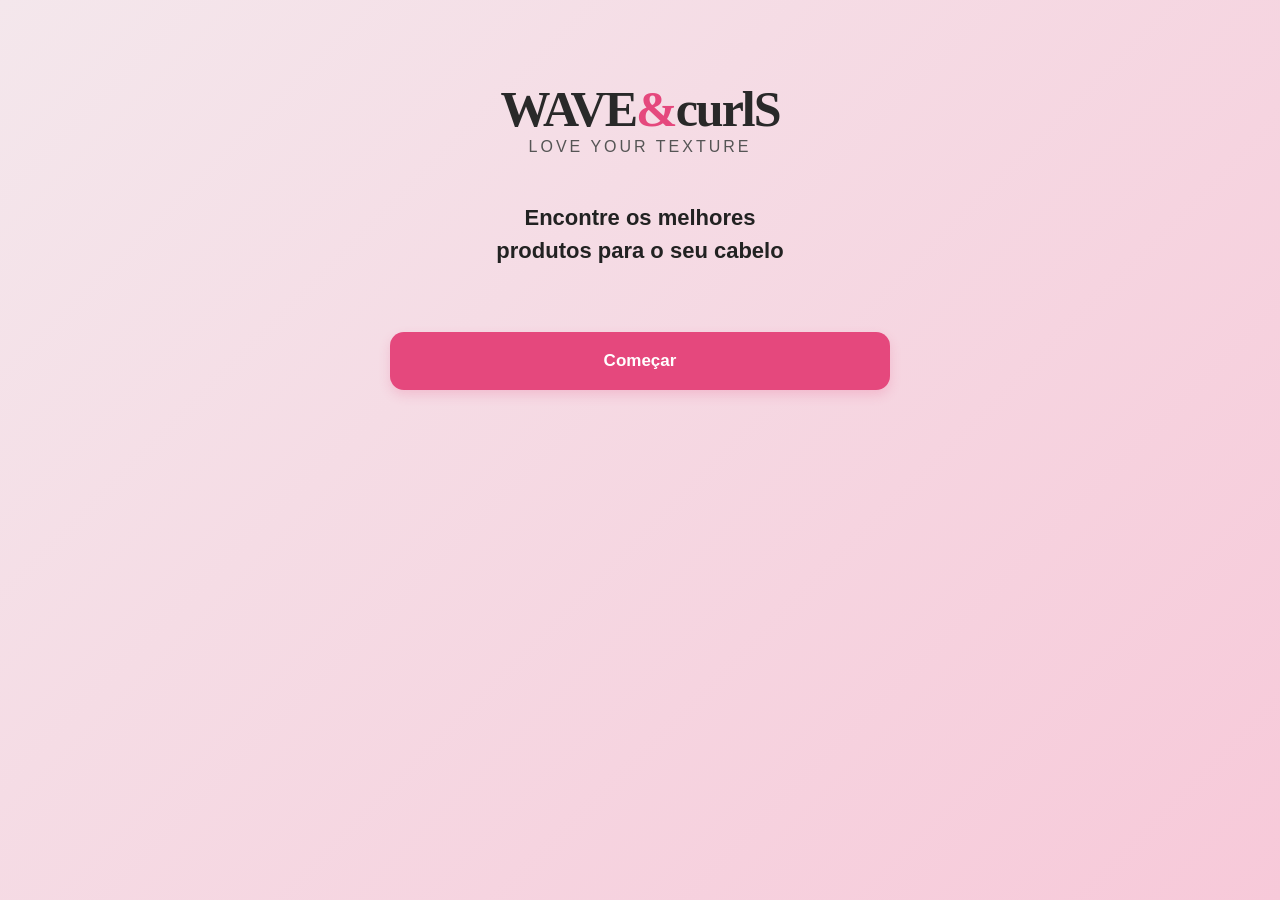
<file: index.html>
<!DOCTYPE html>
<html lang="pt-BR">
<nav>

    
    
</nav>
<head>
    <meta charset="UTF-8">
    <meta name="viewport" content="width=device-width, initial-scale=1.0">
    <title>Wave&Curls</title>

    <link rel="stylesheet" href="style.css">
</head>

<body>



<body>


    <main class="inicio">
        <div class="logo">
            WAVE<span>&</span>curlS
            </div>

        <p class="slogan">LOVE YOUR TEXTURE</p>

        <p class="descricao">Encontre os melhores<br>
        produtos para o seu cabelo
        </p>

        
        <a href="curvaturas.html">
            <button class="comecar">Começar</button>
          </a> 
    
    

    

    
        

    

    <script src="script.js"></script>


</html>
</file>
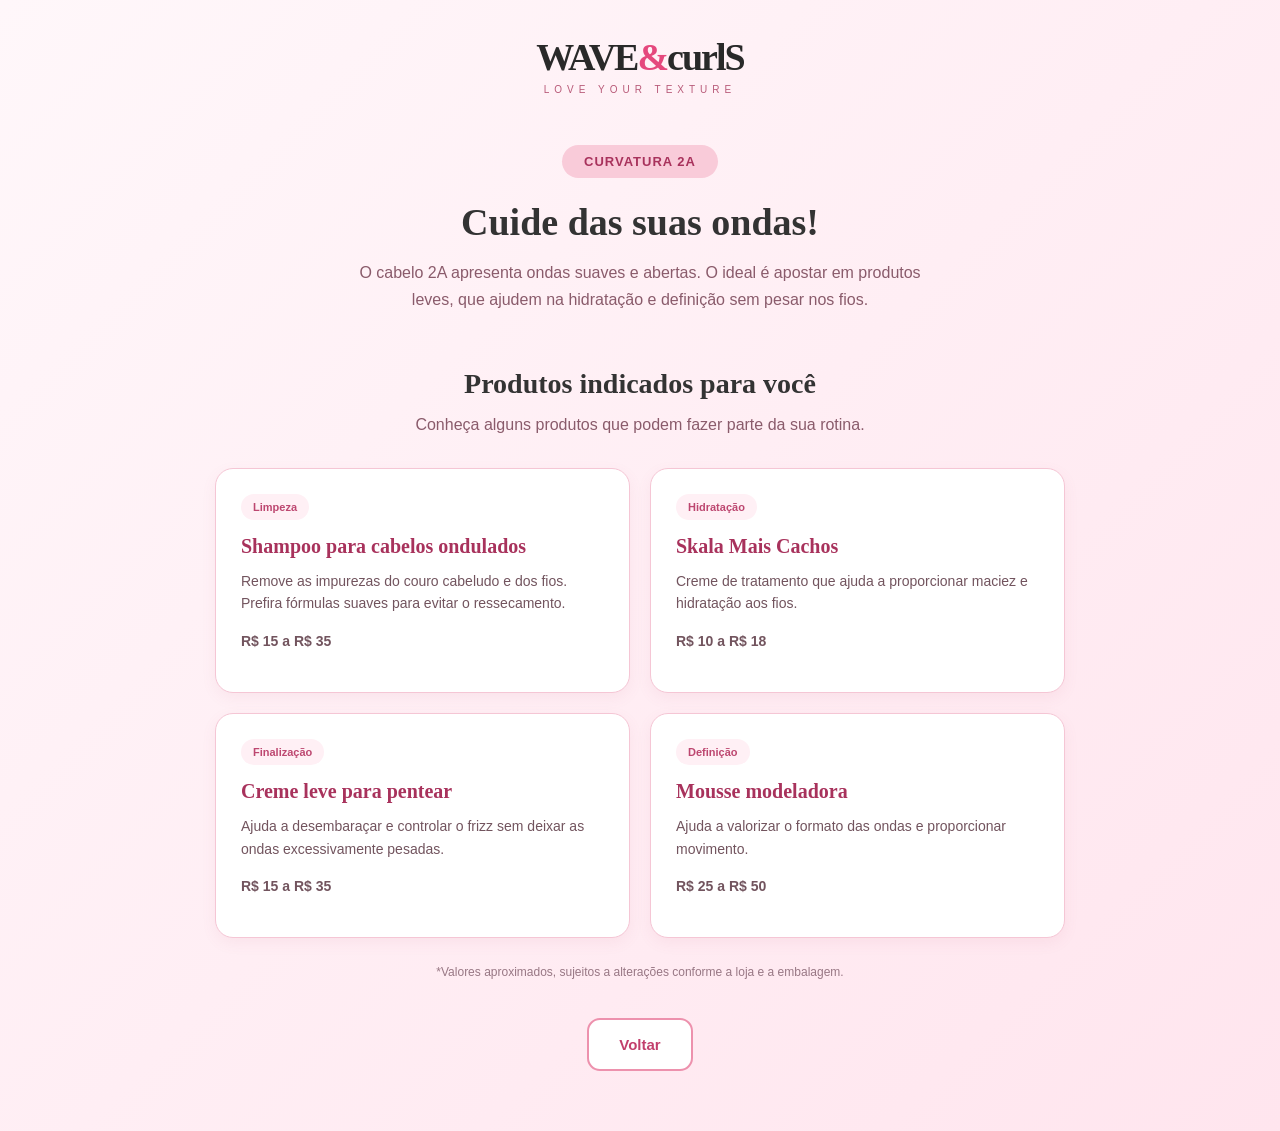
<file: 2A.html>
<!DOCTYPE html>
<html lang="pt-BR">
<head>
<meta charset="UTF-8">
<meta name="viewport" content="width=device-width, initial-scale=1.0">
<title>WAVE&curlS - Curvatura 2A</title>
<link rel="stylesheet" href="curvaturas-produtos.css">
</head>
<body>

<header class="cabecalho">
    <div class="logo">WAVE<span>&</span>curlS</div>
    <p class="subtitulo">LOVE YOUR TEXTURE</p>
</header>

<main class="container">

<span class="identificacao">CURVATURA 2A</span>

<h1>Cuide das suas ondas!</h1>

<p class="descricao">
O cabelo 2A apresenta ondas suaves e abertas.
O ideal é apostar em produtos leves, que ajudem
na hidratação e definição sem pesar nos fios.
</p>

<section class="secao-produtos">

<h2>Produtos indicados para você</h2>
<p class="texto-secao">Conheça alguns produtos que podem fazer parte da sua rotina.</p>

<div class="lista-produtos">

<div class="produto">
<span class="categoria">Limpeza</span>
<h3>Shampoo para cabelos ondulados</h3>
<p>Remove as impurezas do couro cabeludo e dos fios. Prefira fórmulas suaves para evitar o ressecamento.</p>
<p class="preco">R$ 15 a R$ 35</p>
</div>

<div class="produto">
<span class="categoria">Hidratação</span>
<h3>Skala Mais Cachos</h3>
<p>Creme de tratamento que ajuda a proporcionar maciez e hidratação aos fios.</p>
<p class="preco">R$ 10 a R$ 18</p>
</div>

<div class="produto">
<span class="categoria">Finalização</span>
<h3>Creme leve para pentear</h3>
<p>Ajuda a desembaraçar e controlar o frizz sem deixar as ondas excessivamente pesadas.</p>
<p class="preco">R$ 15 a R$ 35</p>
</div>

<div class="produto">
<span class="categoria">Definição</span>
<h3>Mousse modeladora</h3>
<p>Ajuda a valorizar o formato das ondas e proporcionar movimento.</p>
<p class="preco">R$ 25 a R$ 50</p>
</div>

</div>
</section>

<p class="aviso">*Valores aproximados, sujeitos a alterações conforme a loja e a embalagem.</p>

<div class="botoes">
<a href="curvaturas.html" class="botao voltar">Voltar</a>

</div>

</main>
</body>
</html>
</file>
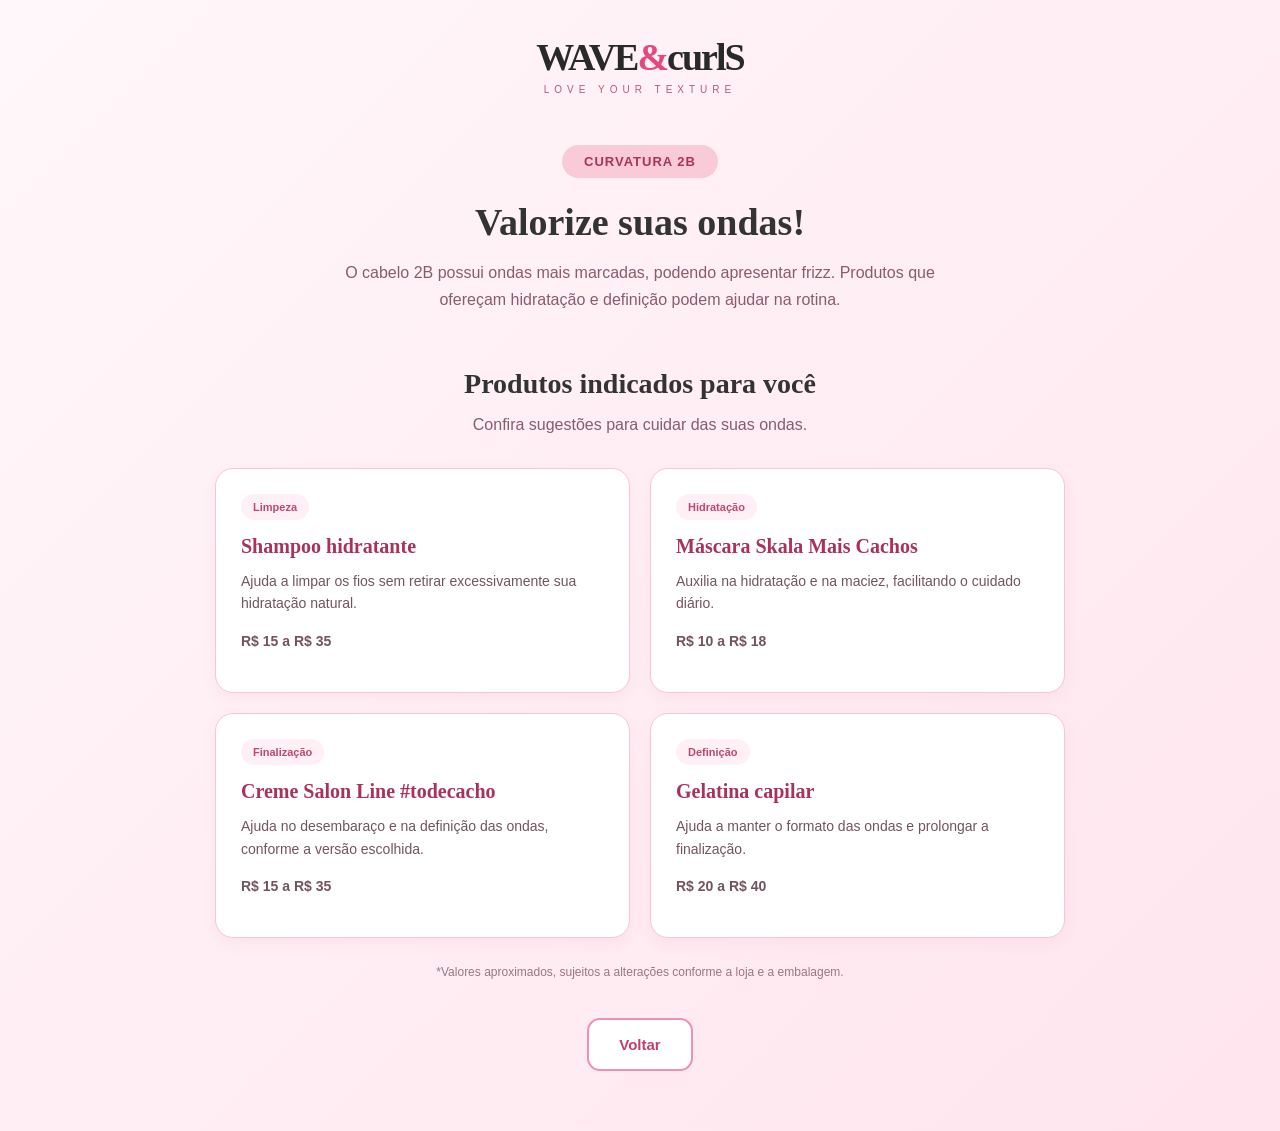
<file: 2B.html>
<!DOCTYPE html>
<html lang="pt-BR">
<head>
<meta charset="UTF-8">
<meta name="viewport" content="width=device-width, initial-scale=1.0">
<title>WAVE&curlS - Curvatura 2B</title>
<link rel="stylesheet" href="curvaturas-produtos.css">
</head>
<body>
<header class="cabecalho">
<div class="logo">WAVE<span>&</span>curlS</div>
<p class="subtitulo">LOVE YOUR TEXTURE</p>
</header>
<main class="container">
<span class="identificacao">CURVATURA 2B</span>
<h1>Valorize suas ondas!</h1>
<p class="descricao">O cabelo 2B possui ondas mais marcadas, podendo apresentar frizz. Produtos que ofereçam hidratação e definição podem ajudar na rotina.</p>
<section class="secao-produtos">
<h2>Produtos indicados para você</h2>
<p class="texto-secao">Confira sugestões para cuidar das suas ondas.</p>
<div class="lista-produtos">
<div class="produto">
<span class="categoria">Limpeza</span>
<h3>Shampoo hidratante</h3>
<p>Ajuda a limpar os fios sem retirar excessivamente sua hidratação natural.</p>
<p class="preco">R$ 15 a R$ 35</p>
</div>
<div class="produto">
<span class="categoria">Hidratação</span>
<h3>Máscara Skala Mais Cachos</h3>
<p>Auxilia na hidratação e na maciez, facilitando o cuidado diário.</p>
<p class="preco">R$ 10 a R$ 18</p>
</div>
<div class="produto">
<span class="categoria">Finalização</span>
<h3>Creme Salon Line #todecacho</h3>
<p>Ajuda no desembaraço e na definição das ondas, conforme a versão escolhida.</p>
<p class="preco">R$ 15 a R$ 35</p>
</div>
<div class="produto">
<span class="categoria">Definição</span>
<h3>Gelatina capilar</h3>
<p>Ajuda a manter o formato das ondas e prolongar a finalização.</p>
<p class="preco">R$ 20 a R$ 40</p>
</div>
</div>
</section>
<p class="aviso">*Valores aproximados, sujeitos a alterações conforme a loja e a embalagem.</p>
<div class="botoes">
<a href="curvaturas.html" class="botao voltar">Voltar</a>

</div>
</main>
</body>
</html>
</file>
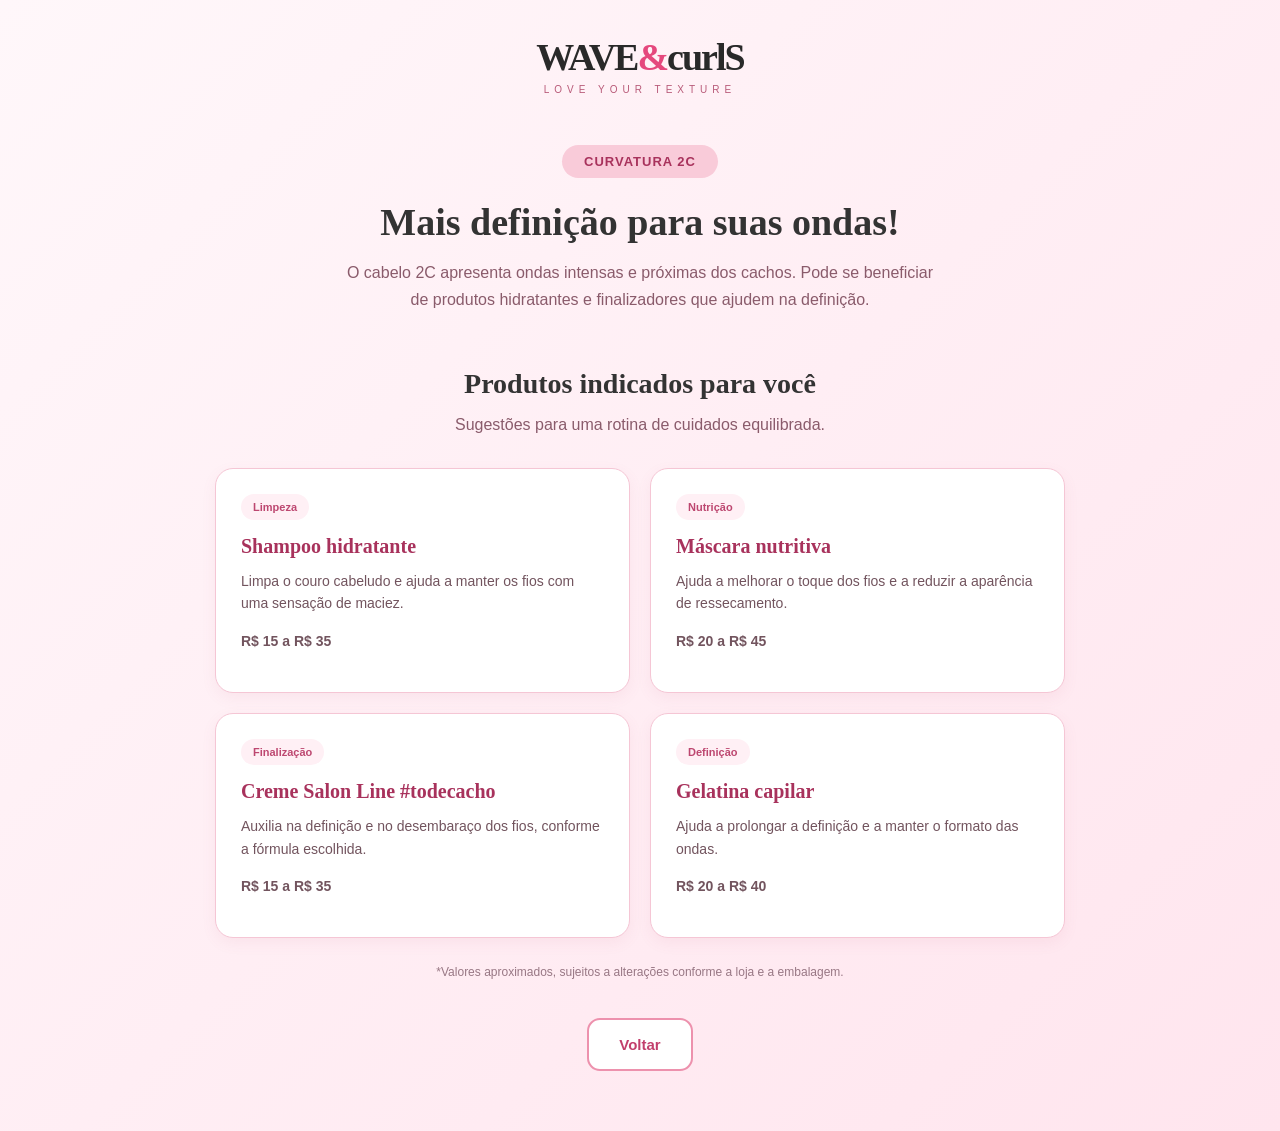
<file: 2C.html>
<!DOCTYPE html>
<html lang="pt-BR">
<head>
<meta charset="UTF-8">
<meta name="viewport" content="width=device-width, initial-scale=1.0">
<title>WAVE&curlS - Curvatura 2C</title>
<link rel="stylesheet" href="curvaturas-produtos.css">
</head>
<body>
<header class="cabecalho">
<div class="logo">WAVE<span>&</span>curlS</div>
<p class="subtitulo">LOVE YOUR TEXTURE</p>
</header>
<main class="container">
<span class="identificacao">CURVATURA 2C</span>
<h1>Mais definição para suas ondas!</h1>
<p class="descricao">O cabelo 2C apresenta ondas intensas e próximas dos cachos. Pode se beneficiar de produtos hidratantes e finalizadores que ajudem na definição.</p>
<section class="secao-produtos">
<h2>Produtos indicados para você</h2>
<p class="texto-secao">Sugestões para uma rotina de cuidados equilibrada.</p>
<div class="lista-produtos">
<div class="produto">
<span class="categoria">Limpeza</span>
<h3>Shampoo hidratante</h3>
<p>Limpa o couro cabeludo e ajuda a manter os fios com uma sensação de maciez.</p>
<p class="preco">R$ 15 a R$ 35</p>
</div>
<div class="produto">
<span class="categoria">Nutrição</span>
<h3>Máscara nutritiva</h3>
<p>Ajuda a melhorar o toque dos fios e a reduzir a aparência de ressecamento.</p>
<p class="preco">R$ 20 a R$ 45</p>
</div>
<div class="produto">
<span class="categoria">Finalização</span>
<h3>Creme Salon Line #todecacho</h3>
<p>Auxilia na definição e no desembaraço dos fios, conforme a fórmula escolhida.</p>
<p class="preco">R$ 15 a R$ 35</p>
</div>
<div class="produto">
<span class="categoria">Definição</span>
<h3>Gelatina capilar</h3>
<p>Ajuda a prolongar a definição e a manter o formato das ondas.</p>
<p class="preco">R$ 20 a R$ 40</p>
</div>
</div>
</section>
<p class="aviso">*Valores aproximados, sujeitos a alterações conforme a loja e a embalagem.</p>
<div class="botoes">
<a href="curvaturas.html" class="botao voltar">Voltar</a>

</div>
</main>
</body>
</html>
</file>
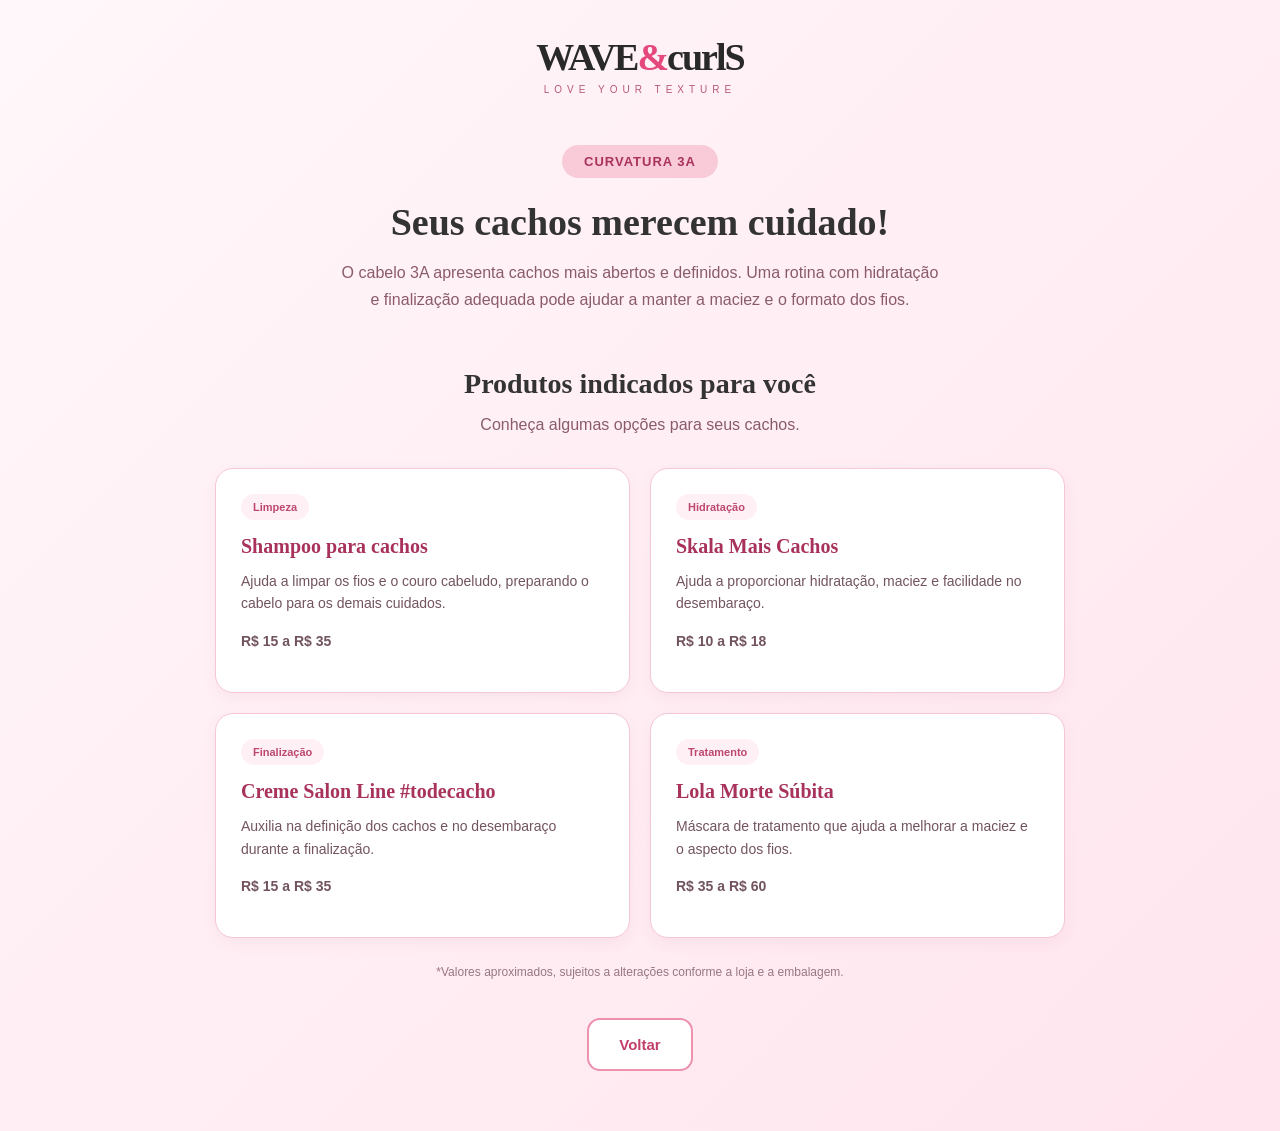
<file: 3A.html>
<!DOCTYPE html>
<html lang="pt-BR">
<head>
<meta charset="UTF-8">
<meta name="viewport" content="width=device-width, initial-scale=1.0">
<title>WAVE&curlS - Curvatura 3A</title>
<link rel="stylesheet" href="curvaturas-produtos.css">
</head>
<body>
<header class="cabecalho">
<div class="logo">WAVE<span>&</span>curlS</div>
<p class="subtitulo">LOVE YOUR TEXTURE</p>
</header>
<main class="container">
<span class="identificacao">CURVATURA 3A</span>
<h1>Seus cachos merecem cuidado!</h1>
<p class="descricao">O cabelo 3A apresenta cachos mais abertos e definidos. Uma rotina com hidratação e finalização adequada pode ajudar a manter a maciez e o formato dos fios.</p>
<section class="secao-produtos">
<h2>Produtos indicados para você</h2>
<p class="texto-secao">Conheça algumas opções para seus cachos.</p>
<div class="lista-produtos">
<div class="produto">
<span class="categoria">Limpeza</span>
<h3>Shampoo para cachos</h3>
<p>Ajuda a limpar os fios e o couro cabeludo, preparando o cabelo para os demais cuidados.</p>
<p class="preco">R$ 15 a R$ 35</p>
</div>
<div class="produto">
<span class="categoria">Hidratação</span>
<h3>Skala Mais Cachos</h3>
<p>Ajuda a proporcionar hidratação, maciez e facilidade no desembaraço.</p>
<p class="preco">R$ 10 a R$ 18</p>
</div>
<div class="produto">
<span class="categoria">Finalização</span>
<h3>Creme Salon Line #todecacho</h3>
<p>Auxilia na definição dos cachos e no desembaraço durante a finalização.</p>
<p class="preco">R$ 15 a R$ 35</p>
</div>
<div class="produto">
<span class="categoria">Tratamento</span>
<h3>Lola Morte Súbita</h3>
<p>Máscara de tratamento que ajuda a melhorar a maciez e o aspecto dos fios.</p>
<p class="preco">R$ 35 a R$ 60</p>
</div>
</div>
</section>
<p class="aviso">*Valores aproximados, sujeitos a alterações conforme a loja e a embalagem.</p>
<div class="botoes">
<a href="curvaturas.html" class="botao voltar">Voltar</a>

</div>
</main>
</body>
</html>
</file>
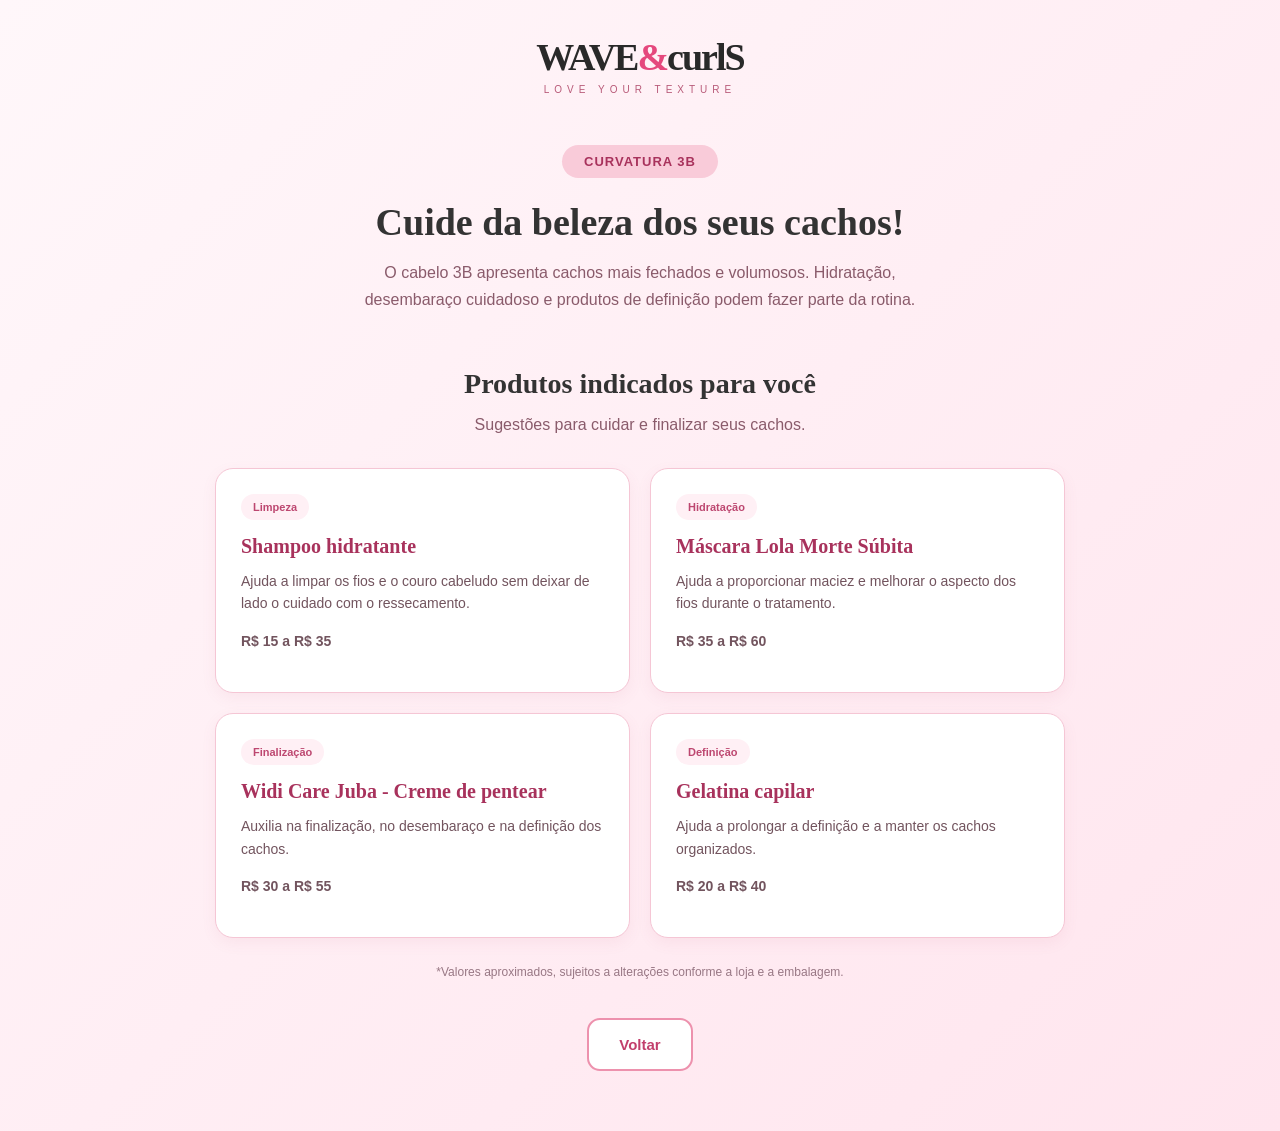
<file: 3B.html>
<!DOCTYPE html>
<html lang="pt-BR">
<head>
<meta charset="UTF-8">
<meta name="viewport" content="width=device-width, initial-scale=1.0">
<title>WAVE&curlS - Curvatura 3B</title>
<link rel="stylesheet" href="curvaturas-produtos.css">
</head>
<body>
<header class="cabecalho">
<div class="logo">WAVE<span>&</span>curlS</div>
<p class="subtitulo">LOVE YOUR TEXTURE</p>
</header>
<main class="container">
<span class="identificacao">CURVATURA 3B</span>
<h1>Cuide da beleza dos seus cachos!</h1>
<p class="descricao">O cabelo 3B apresenta cachos mais fechados e volumosos. Hidratação, desembaraço cuidadoso e produtos de definição podem fazer parte da rotina.</p>
<section class="secao-produtos">
<h2>Produtos indicados para você</h2>
<p class="texto-secao">Sugestões para cuidar e finalizar seus cachos.</p>
<div class="lista-produtos">
<div class="produto">
<span class="categoria">Limpeza</span>
<h3>Shampoo hidratante</h3>
<p>Ajuda a limpar os fios e o couro cabeludo sem deixar de lado o cuidado com o ressecamento.</p>
<p class="preco">R$ 15 a R$ 35</p>
</div>
<div class="produto">
<span class="categoria">Hidratação</span>
<h3>Máscara Lola Morte Súbita</h3>
<p>Ajuda a proporcionar maciez e melhorar o aspecto dos fios durante o tratamento.</p>
<p class="preco">R$ 35 a R$ 60</p>
</div>
<div class="produto">
<span class="categoria">Finalização</span>
<h3>Widi Care Juba - Creme de pentear</h3>
<p>Auxilia na finalização, no desembaraço e na definição dos cachos.</p>
<p class="preco">R$ 30 a R$ 55</p>
</div>
<div class="produto">
<span class="categoria">Definição</span>
<h3>Gelatina capilar</h3>
<p>Ajuda a prolongar a definição e a manter os cachos organizados.</p>
<p class="preco">R$ 20 a R$ 40</p>
</div>
</div>
</section>
<p class="aviso">*Valores aproximados, sujeitos a alterações conforme a loja e a embalagem.</p>
<div class="botoes">
<a href="curvaturas.html" class="botao voltar">Voltar</a>

</div>
</main>
</body>
</html>
</file>
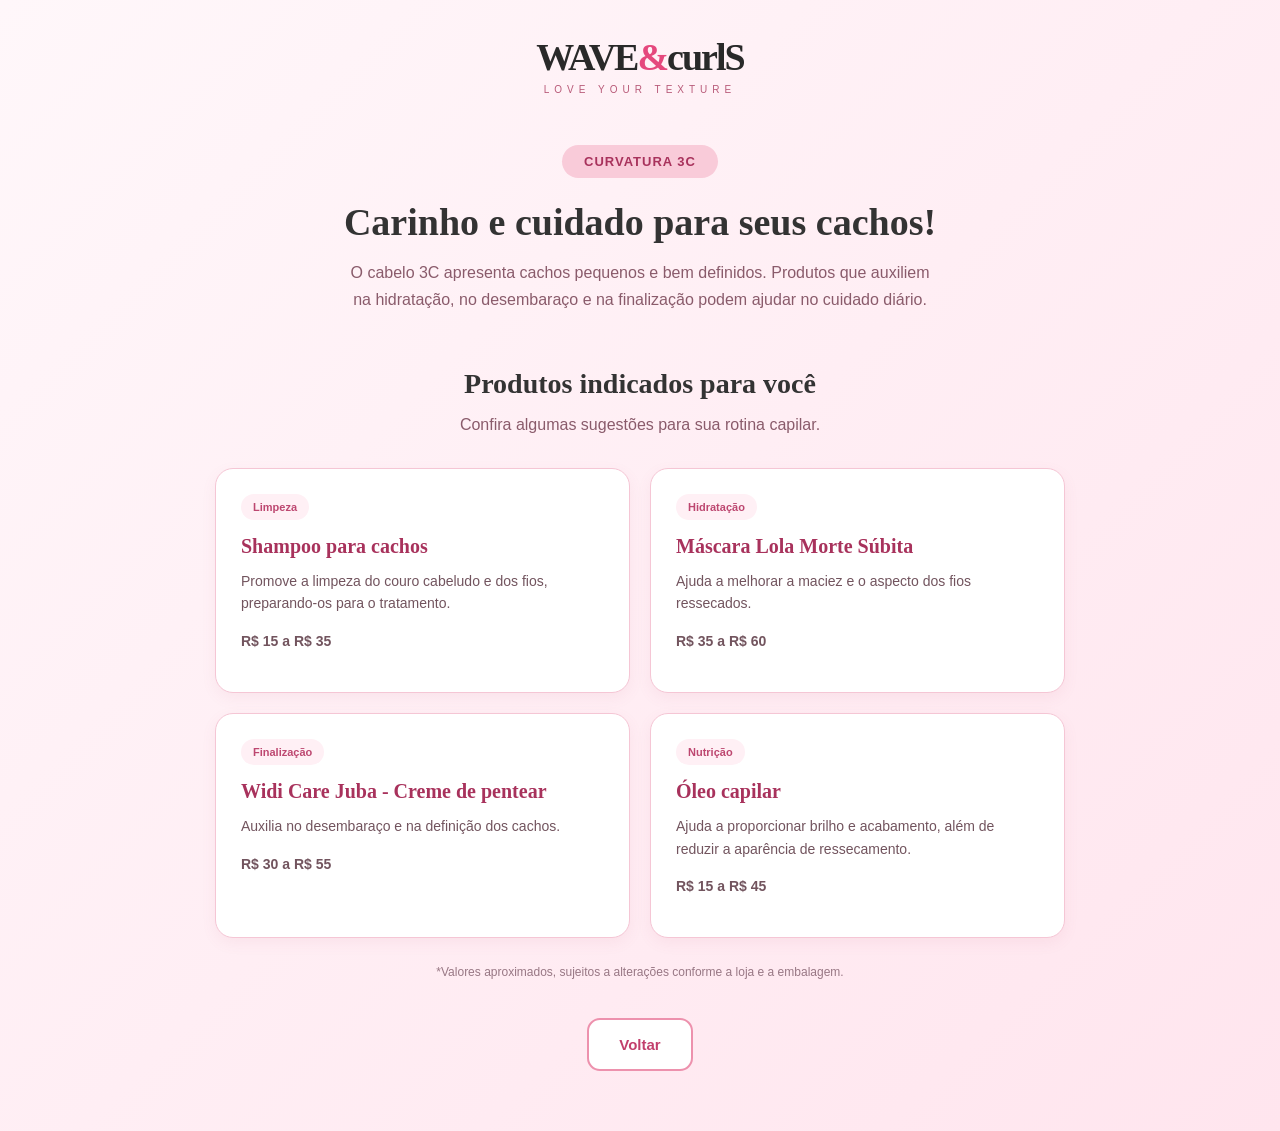
<file: 3C.html>
<!DOCTYPE html>
<html lang="pt-BR">
<head>
<meta charset="UTF-8">
<meta name="viewport" content="width=device-width, initial-scale=1.0">
<title>WAVE&curlS - Curvatura 3C</title>
<link rel="stylesheet" href="curvaturas-produtos.css">
</head>
<body>
<header class="cabecalho">
<div class="logo">WAVE<span>&</span>curlS</div>
<p class="subtitulo">LOVE YOUR TEXTURE</p>
</header>
<main class="container">
<span class="identificacao">CURVATURA 3C</span>
<h1>Carinho e cuidado para seus cachos!</h1>
<p class="descricao">O cabelo 3C apresenta cachos pequenos e bem definidos. Produtos que auxiliem na hidratação, no desembaraço e na finalização podem ajudar no cuidado diário.</p>
<section class="secao-produtos">
<h2>Produtos indicados para você</h2>
<p class="texto-secao">Confira algumas sugestões para sua rotina capilar.</p>
<div class="lista-produtos">
<div class="produto">
<span class="categoria">Limpeza</span>
<h3>Shampoo para cachos</h3>
<p>Promove a limpeza do couro cabeludo e dos fios, preparando-os para o tratamento.</p>
<p class="preco">R$ 15 a R$ 35</p>
</div>
<div class="produto">
<span class="categoria">Hidratação</span>
<h3>Máscara Lola Morte Súbita</h3>
<p>Ajuda a melhorar a maciez e o aspecto dos fios ressecados.</p>
<p class="preco">R$ 35 a R$ 60</p>
</div>
<div class="produto">
<span class="categoria">Finalização</span>
<h3>Widi Care Juba - Creme de pentear</h3>
<p>Auxilia no desembaraço e na definição dos cachos.</p>
<p class="preco">R$ 30 a R$ 55</p>
</div>
<div class="produto">
<span class="categoria">Nutrição</span>
<h3>Óleo capilar</h3>
<p>Ajuda a proporcionar brilho e acabamento, além de reduzir a aparência de ressecamento.</p>
<p class="preco">R$ 15 a R$ 45</p>
</div>
</div>
</section>
<p class="aviso">*Valores aproximados, sujeitos a alterações conforme a loja e a embalagem.</p>
<div class="botoes">
<a href="curvaturas.html" class="botao voltar">Voltar</a>

</div>
</main>
</body>
</html>
</file>
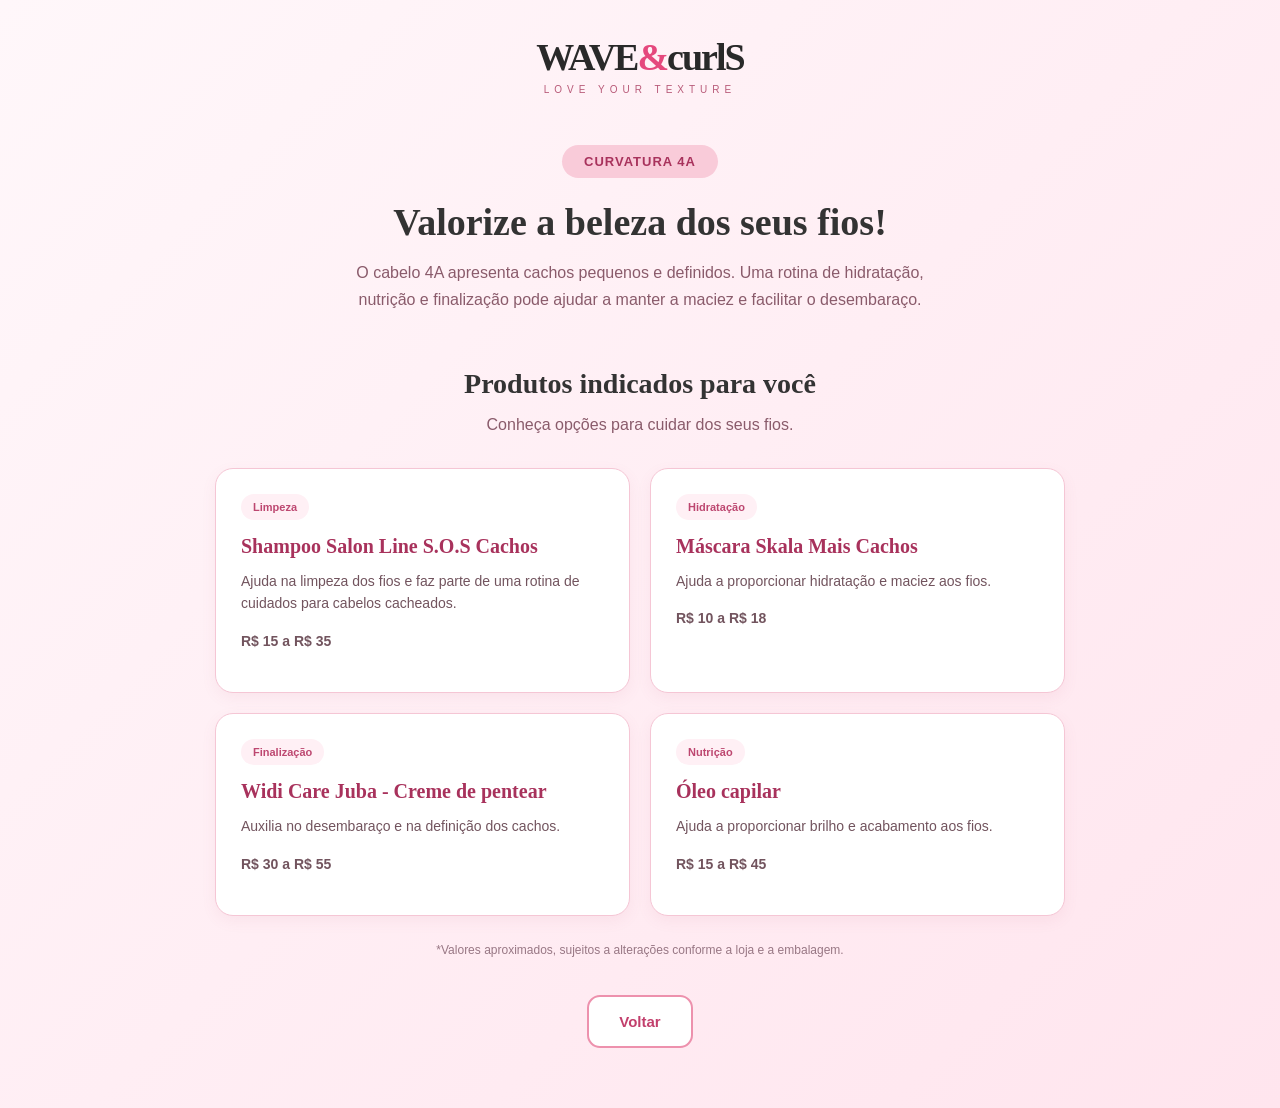
<file: 4A.html>
<!DOCTYPE html>
<html lang="pt-BR">
<head>
<meta charset="UTF-8">
<meta name="viewport" content="width=device-width, initial-scale=1.0">
<title>WAVE&curlS - Curvatura 4A</title>
<link rel="stylesheet" href="curvaturas-produtos.css">
</head>
<body>
<header class="cabecalho">
<div class="logo">WAVE<span>&</span>curlS</div>
<p class="subtitulo">LOVE YOUR TEXTURE</p>
</header>
<main class="container">
<span class="identificacao">CURVATURA 4A</span>
<h1>Valorize a beleza dos seus fios!</h1>
<p class="descricao">O cabelo 4A apresenta cachos pequenos e definidos. Uma rotina de hidratação, nutrição e finalização pode ajudar a manter a maciez e facilitar o desembaraço.</p>
<section class="secao-produtos">
<h2>Produtos indicados para você</h2>
<p class="texto-secao">Conheça opções para cuidar dos seus fios.</p>
<div class="lista-produtos">
<div class="produto">
<span class="categoria">Limpeza</span>
<h3>Shampoo Salon Line S.O.S Cachos</h3>
<p>Ajuda na limpeza dos fios e faz parte de uma rotina de cuidados para cabelos cacheados.</p>
<p class="preco">R$ 15 a R$ 35</p>
</div>
<div class="produto">
<span class="categoria">Hidratação</span>
<h3>Máscara Skala Mais Cachos</h3>
<p>Ajuda a proporcionar hidratação e maciez aos fios.</p>
<p class="preco">R$ 10 a R$ 18</p>
</div>
<div class="produto">
<span class="categoria">Finalização</span>
<h3>Widi Care Juba - Creme de pentear</h3>
<p>Auxilia no desembaraço e na definição dos cachos.</p>
<p class="preco">R$ 30 a R$ 55</p>
</div>
<div class="produto">
<span class="categoria">Nutrição</span>
<h3>Óleo capilar</h3>
<p>Ajuda a proporcionar brilho e acabamento aos fios.</p>
<p class="preco">R$ 15 a R$ 45</p>
</div>
</div>
</section>
<p class="aviso">*Valores aproximados, sujeitos a alterações conforme a loja e a embalagem.</p>
<div class="botoes">
<a href="curvaturas.html" class="botao voltar">Voltar</a>

</div>
</main>
</body>
</html>
</file>
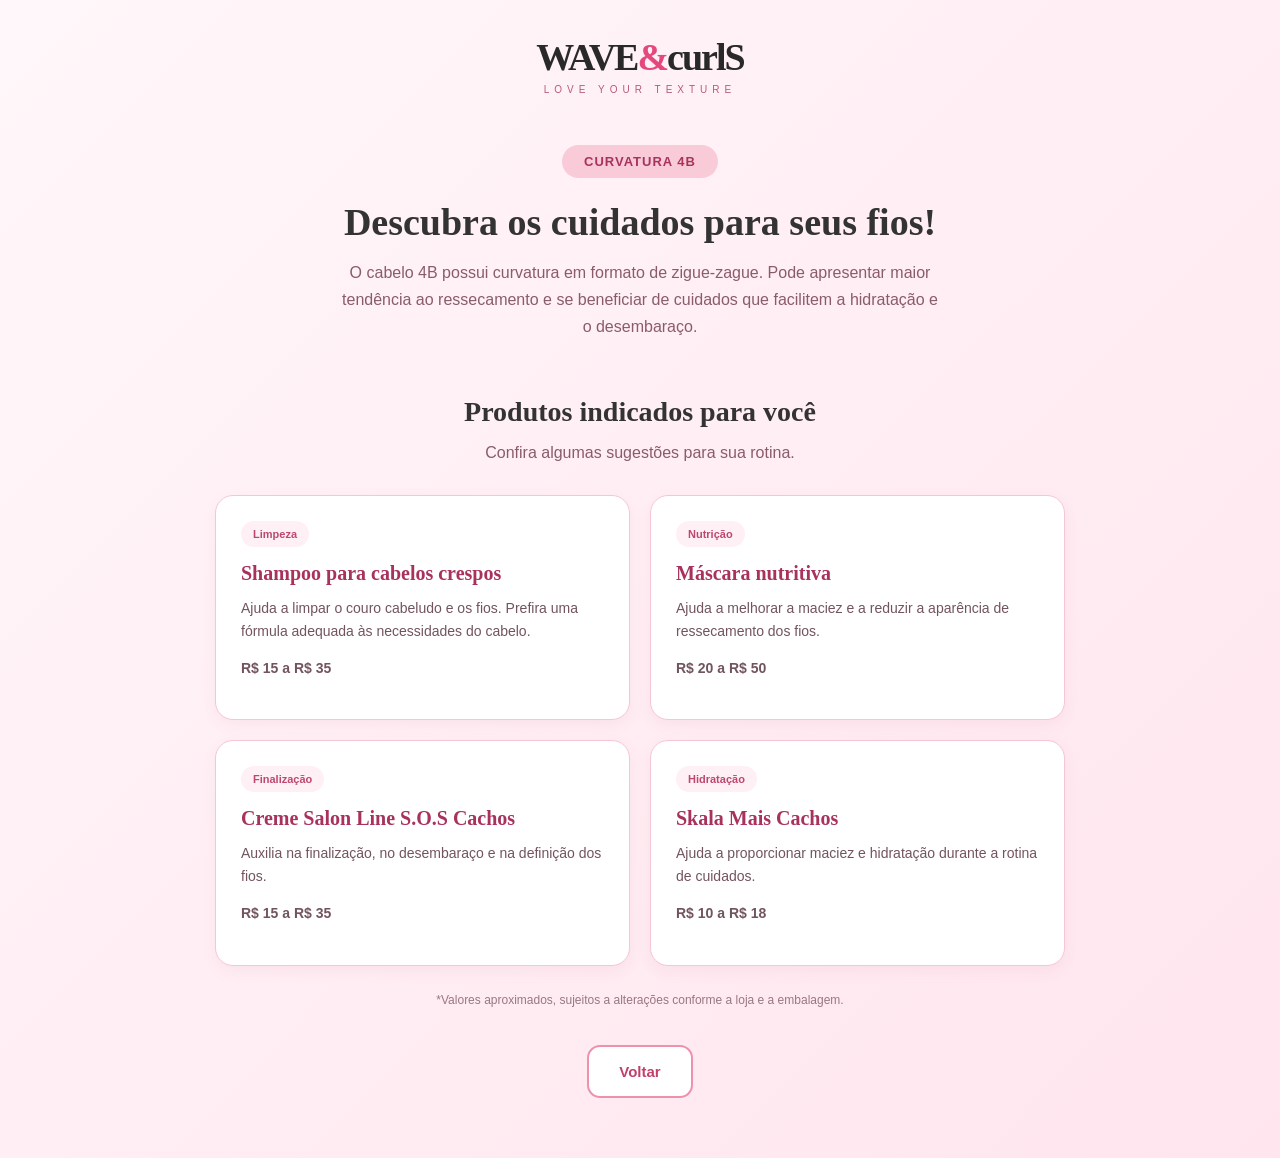
<file: 4B.html>
<!DOCTYPE html>
<html lang="pt-BR">
<head>
<meta charset="UTF-8">
<meta name="viewport" content="width=device-width, initial-scale=1.0">
<title>WAVE&curlS - Curvatura 4B</title>
<link rel="stylesheet" href="curvaturas-produtos.css">
</head>
<body>
<header class="cabecalho">
<div class="logo">WAVE<span>&</span>curlS</div>
<p class="subtitulo">LOVE YOUR TEXTURE</p>
</header>
<main class="container">
<span class="identificacao">CURVATURA 4B</span>
<h1>Descubra os cuidados para seus fios!</h1>
<p class="descricao">O cabelo 4B possui curvatura em formato de zigue-zague. Pode apresentar maior tendência ao ressecamento e se beneficiar de cuidados que facilitem a hidratação e o desembaraço.</p>
<section class="secao-produtos">
<h2>Produtos indicados para você</h2>
<p class="texto-secao">Confira algumas sugestões para sua rotina.</p>
<div class="lista-produtos">
<div class="produto">
<span class="categoria">Limpeza</span>
<h3>Shampoo para cabelos crespos</h3>
<p>Ajuda a limpar o couro cabeludo e os fios. Prefira uma fórmula adequada às necessidades do cabelo.</p>
<p class="preco">R$ 15 a R$ 35</p>
</div>
<div class="produto">
<span class="categoria">Nutrição</span>
<h3>Máscara nutritiva</h3>
<p>Ajuda a melhorar a maciez e a reduzir a aparência de ressecamento dos fios.</p>
<p class="preco">R$ 20 a R$ 50</p>
</div>
<div class="produto">
<span class="categoria">Finalização</span>
<h3>Creme Salon Line S.O.S Cachos</h3>
<p>Auxilia na finalização, no desembaraço e na definição dos fios.</p>
<p class="preco">R$ 15 a R$ 35</p>
</div>
<div class="produto">
<span class="categoria">Hidratação</span>
<h3>Skala Mais Cachos</h3>
<p>Ajuda a proporcionar maciez e hidratação durante a rotina de cuidados.</p>
<p class="preco">R$ 10 a R$ 18</p>
</div>
</div>
</section>
<p class="aviso">*Valores aproximados, sujeitos a alterações conforme a loja e a embalagem.</p>
<div class="botoes">
<a href="curvaturas.html" class="botao voltar">Voltar</a>
</div>
</main>
</body>
</html>
</file>
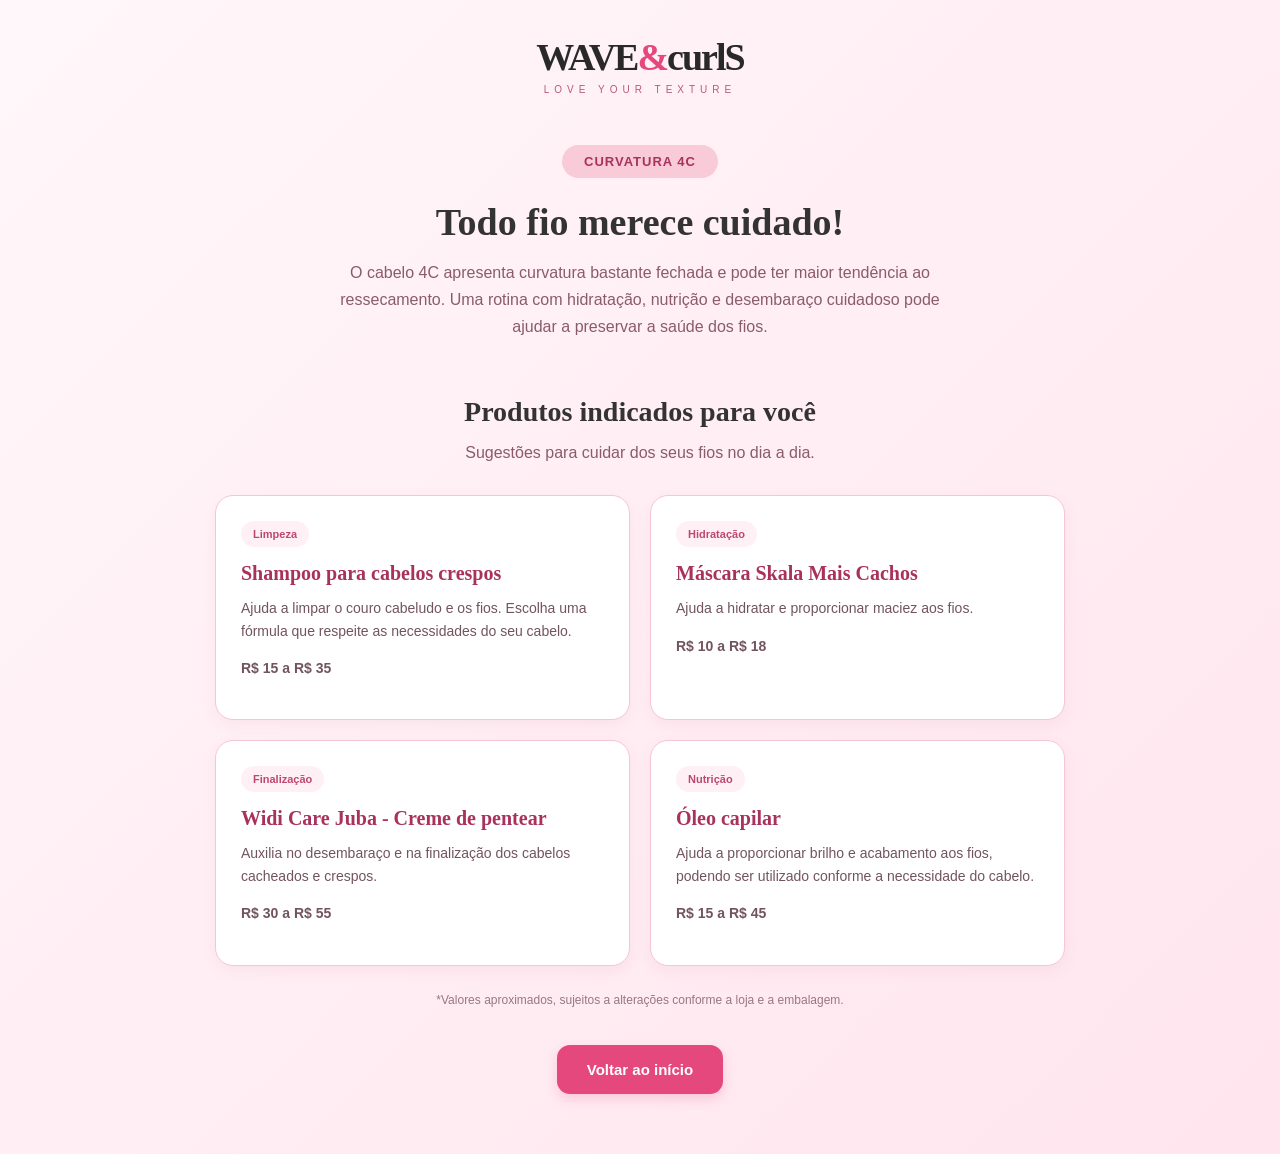
<file: 4C.html>
<!DOCTYPE html>
<html lang="pt-BR">
<head>
<meta charset="UTF-8">
<meta name="viewport" content="width=device-width, initial-scale=1.0">
<title>WAVE&curlS - Curvatura 4C</title>
<link rel="stylesheet" href="curvaturas-produtos.css">
</head>
<body>
<header class="cabecalho">
<div class="logo">WAVE<span>&</span>curlS</div>
<p class="subtitulo">LOVE YOUR TEXTURE</p>
</header>
<main class="container">
<span class="identificacao">CURVATURA 4C</span>
<h1>Todo fio merece cuidado!</h1>
<p class="descricao">O cabelo 4C apresenta curvatura bastante fechada e pode ter maior tendência ao ressecamento. Uma rotina com hidratação, nutrição e desembaraço cuidadoso pode ajudar a preservar a saúde dos fios.</p>
<section class="secao-produtos">
<h2>Produtos indicados para você</h2>
<p class="texto-secao">Sugestões para cuidar dos seus fios no dia a dia.</p>
<div class="lista-produtos">
<div class="produto">
<span class="categoria">Limpeza</span>
<h3>Shampoo para cabelos crespos</h3>
<p>Ajuda a limpar o couro cabeludo e os fios. Escolha uma fórmula que respeite as necessidades do seu cabelo.</p>
<p class="preco">R$ 15 a R$ 35</p>
</div>
<div class="produto">
<span class="categoria">Hidratação</span>
<h3>Máscara Skala Mais Cachos</h3>
<p>Ajuda a hidratar e proporcionar maciez aos fios.</p>
<p class="preco">R$ 10 a R$ 18</p>
</div>
<div class="produto">
<span class="categoria">Finalização</span>
<h3>Widi Care Juba - Creme de pentear</h3>
<p>Auxilia no desembaraço e na finalização dos cabelos cacheados e crespos.</p>
<p class="preco">R$ 30 a R$ 55</p>
</div>
<div class="produto">
<span class="categoria">Nutrição</span>
<h3>Óleo capilar</h3>
<p>Ajuda a proporcionar brilho e acabamento aos fios, podendo ser utilizado conforme a necessidade do cabelo.</p>
<p class="preco">R$ 15 a R$ 45</p>
</div>
</div>
</section>
<p class="aviso">*Valores aproximados, sujeitos a alterações conforme a loja e a embalagem.</p>
<div class="botoes">

<a href="curvaturas.html" class="botao continuar">Voltar ao início</a>
</div>
</main>
</body>
</html>
</file>
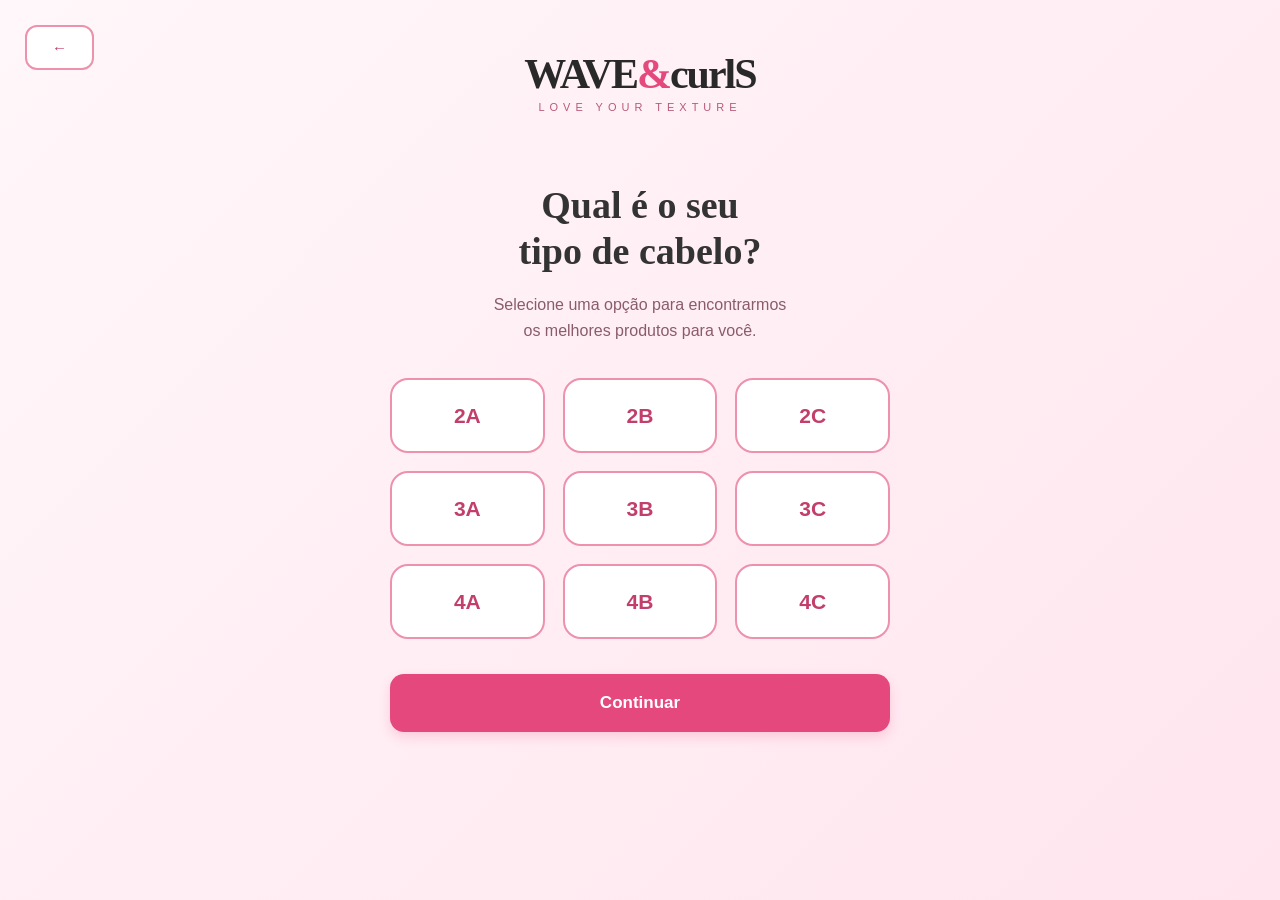
<file: curvaturas.html>
<!DOCTYPE html>
<html lang="pt-BR">
<head>
<meta charset="UTF-8">
<meta name="viewport" content="width=device-width, initial-scale=1.0">
<title>WAVE&curlS - Tipo de cabelo</title>

<link rel="stylesheet" href="curvaturas.css">


</head>

<body>

<main class="container">

<button class="voltar" onclick="window.location.href='index.html'">
    ←
</button>

<div class="logo">
WAVE<span>&</span>curlS
</div>

<p class="subtitulo">LOVE YOUR TEXTURE</p>

<section class="conteudo">

<h1>Qual é o seu<br>tipo de cabelo?</h1>

<p class="descricao">
Selecione uma opção para encontrarmos<br>
os melhores produtos para você.
</p>

<div class="tipos">

<button class="tipo" onclick="selecionarTipo('2A')">2A</button>
<button class="tipo" onclick="selecionarTipo('2B')">2B</button>
<button class="tipo" onclick="selecionarTipo('2C')">2C</button>

<button class="tipo" onclick="selecionarTipo('3A')">3A</button>
<button class="tipo" onclick="selecionarTipo('3B')">3B</button>
<button class="tipo" onclick="selecionarTipo('3C')">3C</button>

<button class="tipo" onclick="selecionarTipo('4A')">4A</button>
<button class="tipo" onclick="selecionarTipo('4B')">4B</button>
<button class="tipo" onclick="selecionarTipo('4C')">4C</button>

</div>

<button class="continuar" onclick="continuar()">
Continuar
</button>

</section>

</main>

<script>
let tipoSelecionado = null;

function selecionarTipo(tipo) {

tipoSelecionado = tipo;

document.querySelectorAll(".tipo").forEach(botao => {
botao.classList.remove("selecionado");
});

event.target.classList.add("selecionado");
}

function continuar() {

if (!tipoSelecionado) {
alert("Selecione seu tipo de cabelo.");
return;
}

// Salva o tipo escolhido para usar nas próximas telas
localStorage.setItem("tipoCabelo", tipoSelecionado);

// Próxima tela do MVP
window.location.href = tipoSelecionado + ".html";
}
</script>

</body>
</html>
</file>
<file: style.css>
* {
    margin: 0;
    padding: 0;
    box-sizing: border-box;
}

body {
    
    font-family: Arial, sans-serif;
    background: linear-gradient(135deg, #18020a, #ffe5ee);
    min-height: 100vh;
    color: #333;


}



.inicio {
    text-align: center;
    width: 100%;
    min-height: 100vh;

    display: flex;
    flex-direction: column;
    padding-top: 80px;
    

    

    background: linear-gradient(
        135deg,
        #f4e7ec,
        #f7c9d9
    );
}

.logo {
    
        font-family: Georgia, serif;
        font-size: 50px;
        font-weight: bold;
        
        color: #292929;
        
        letter-spacing: -2px;
        }
        
        .logo span {
        color: #e5487d;
        }


.slogan {
    font-size: e3px;
    letter-spacing: 3px;
    color: #555;
    margin-bottom: 45px;
}

.descricao {
    font-size: 22px;
    font-weight: bold;
    line-height: 1.5;
    color: #222;
    margin-bottom: 30px;
}

button {

    width: 100%;
        
    max-width: 500px;
        
    height: 58px;
        
    margin-top: 35px;
        
    border: none;
        
    border-radius: 14px;
        
    background: #e5487d;
        
    color: white;
        
    font-size: 17px;
        
    font-weight: bold;
        
    cursor: pointer;
        
    transition: all 0.2s ease;
        
    box-shadow: 0 5px 12px rgba(229, 72, 125, 0.20);
    }

button:hover {
    background: #d9366b;
            
    transform: translateY(-2px);
            
    box-shadow: 0 7px 16px rgba(229, 72, 125, 0.28);
    }
            
button:active {
    transform: scale(0.98);
    }


a {
    text-decoration: none;
  }
</file>
<file: curvaturas-produtos.css>
* {
    margin: 0;
    padding: 0;
    box-sizing: border-box;
}

body {
    font-family: Arial, sans-serif;
    background: linear-gradient(135deg, #fff7fa, #ffe5ee);
    min-height: 100vh;
    color: #333;
}

.cabecalho {
    text-align: center;
    padding: 35px 20px 15px;
}

.logo {
    font-family: Georgia, serif;
    font-size: 38px;
    font-weight: bold;
    letter-spacing: -2px;
    color: #292929;
}

.logo span {
    color: #e5487d;
}

.subtitulo {
    font-size: 10px;
    letter-spacing: 5px;
    color: #b85a78;
    margin-top: 5px;
}

.container {
    width: 90%;
    max-width: 850px;
    margin: 35px auto 60px;
    text-align: center;
}

.identificacao {
    display: inline-block;
    background: #f9cbd9;
    color: #a8325c;
    padding: 9px 22px;
    border-radius: 30px;
    font-size: 13px;
    font-weight: bold;
    letter-spacing: 1px;
}

h1 {
    font-family: Georgia, serif;
    font-size: 38px;
    margin: 22px 0 15px;
    color: #333;
}

.descricao {
    color: #8a5b6b;
    font-size: 16px;
    line-height: 1.7;
    max-width: 600px;
    margin: 0 auto;
}

.secao-produtos {
    margin-top: 55px;
}

.secao-produtos h2 {
    font-family: Georgia, serif;
    font-size: 28px;
    margin-bottom: 12px;
}

.texto-secao {
    color: #8a5b6b;
    margin-bottom: 30px;
    line-height: 1.6;
}

.lista-produtos {
    display: grid;
    grid-template-columns: repeat(2, 1fr);
    gap: 20px;
    text-align: left;
}

.produto {
    background: white;
    padding: 25px;
    border: 1px solid #f5c6d5;
    border-radius: 18px;
    box-shadow: 0 5px 15px rgba(180, 80, 115, 0.07);
    transition: 0.2s;
}

.produto:hover {
    transform: translateY(-4px);
    box-shadow: 0 8px 20px rgba(180, 80, 115, 0.12);
}

.produto h3 {
    font-family: Georgia, serif;
    font-size: 20px;
    color: #a8325c;
    margin-bottom: 12px;
}

.produto p {
    font-size: 14px;
    color: #72545e;
    line-height: 1.6;
    margin-bottom: 15px;
}

.categoria {
    display: inline-block;
    background: #fff0f5;
    color: #bd4770;
    padding: 7px 12px;
    border-radius: 20px;
    font-size: 11px;
    font-weight: bold;
    margin-bottom: 15px;
}

.preco {
    font-size: 18px;
    color: #c23f6c;
    font-weight: bold;
}

.aviso {
    font-size: 12px;
    color: #987784;
    margin-top: 25px;
    line-height: 1.6;
}

.botoes {
    display: flex;
    justify-content: center;
    gap: 15px;
    margin-top: 35px;
}

.botao {
    padding: 16px 30px;
    border: none;
    border-radius: 13px;
    font-size: 15px;
    font-weight: bold;
    cursor: pointer;
    transition: 0.2s;
    text-decoration: none;
}

.voltar {
    background: white;
    color: #c23f6c;
    border: 2px solid #ed91ad;
}

.continuar {
    background: #e5487d;
    color: white;
    box-shadow: 0 5px 12px rgba(229, 72, 125, 0.20);
}

.botao:hover {
    transform: translateY(-3px);
}

@media (max-width: 600px) {

    .logo {
        font-size: 32px;
    }

    .container {
        margin-top: 25px;
    }

    h1 {
        font-size: 29px;
    }

    .descricao {
        font-size: 14px;
    }

    .secao-produtos h2 {
        font-size: 24px;
    }

    .lista-produtos {
        grid-template-columns: 1fr;
    }

    .botoes {
        flex-direction: column;
    }

    .botao {
        width: 100%;
    }
}
</file>
<file: curvaturas.css>
* {
    margin: 0;
    padding: 0;
    box-sizing: border-box;
    }
    
    body {
    font-family: Arial, sans-serif;
    background: linear-gradient(135deg, #fff7fa, #ffe5ee);
    min-height: 100vh;
    color: #333;
    }
    
    /* CONTAINER PRINCIPAL */
    
    .container {
    width: 100%;
    min-height: 100vh;
    
    display: flex;
    flex-direction: column;
    align-items: center;
    
    padding: 50px 20px;
    }
    
    /* LOGO */
    
    .logo {
    font-family: Georgia, serif;
    font-size: 42px;
    font-weight: bold;
    
    color: #292929;
    
    letter-spacing: -2px;
    }
    
    .logo span {
    color: #e5487d;
    }
    
    .subtitulo {
    font-size: 11px;
    letter-spacing: 5px;
    
    color: #b85a78;
    
    margin-top: 3px;
    }
    
    /* CONTEÚDO */
    
    .conteudo {
    width: 100%;
    max-width: 650px;
    
    text-align: center;
    
    margin-top: 70px;
    }
    
    h1 {
    font-family: Georgia, serif;
    
    font-size: 38px;
    line-height: 1.2;
    
    color: #333;
    
    margin-bottom: 18px;
    }
    
    .descricao {
    font-size: 16px;
    line-height: 1.6;
    
    color: #8a5b6b;
    
    margin-bottom: 35px;
    }
    
    /* OPÇÕES DE TIPO DE CABELO */
    
    .tipos {
    display: grid;
    
    grid-template-columns: repeat(3, 1fr);
    
    gap: 18px;
    
    max-width: 500px;
    
    margin: 0 auto;
    }
    
    .tipo {
    height: 75px;
    
    border: 2px solid #ed91ad;
    
    border-radius: 18px;
    
    background: #ffffff;
    
    color: #c23f6c;
    
    font-size: 21px;
    font-weight: bold;
    
    cursor: pointer;
    
    transition: all 0.2s ease;
    }
    
    .tipo:hover {
    background: #ffe3ec;
    
    border-color: #e5487d;
    
    transform: translateY(-3px);
    }
    
    .tipo.selecionado {
    background: #e5487d;
    
    color: white;
    
    border-color: #e5487d;
    
    transform: scale(1.03);
    
    box-shadow: 0 6px 15px rgba(229, 72, 125, 0.25);
    }
    
    /* BOTÃO CONTINUAR */
    
    .continuar {
    width: 100%;
    
    max-width: 500px;
    
    height: 58px;
    
    margin-top: 35px;
    
    border: none;
    
    border-radius: 14px;
    
    background: #e5487d;
    
    color: white;
    
    font-size: 17px;
    
    font-weight: bold;
    
    cursor: pointer;
    
    transition: all 0.2s ease;
    
    box-shadow: 0 5px 12px rgba(229, 72, 125, 0.20);
    }
    
    .continuar:hover {
    background: #d9366b;
    
    transform: translateY(-2px);
    
    box-shadow: 0 7px 16px rgba(229, 72, 125, 0.28);
    }
    
    .continuar:active {
    transform: scale(0.98);
    }
    
    /* CELULAR */
    
    @media (max-width: 600px) {
    
    .container {
    padding: 35px 18px;
    }
    
    .logo {
    font-size: 32px;
    }
    
    .subtitulo {
    font-size: 9px;
    letter-spacing: 4px;
    }
    
    .conteudo {
    margin-top: 50px;
    }
    
    h1 {
    font-size: 30px;
    }
    
    .descricao {
    font-size: 14px;
    }
    
    .tipos {
    gap: 12px;
    }
    
    .tipo {
    height: 65px;
    
    font-size: 18px;
    
    border-radius: 15px;
    }
    
    .continuar {
    height: 55px;
    
    margin-top: 28px;
    }
    }

    
    .voltar {
        position: absolute;
        top: 25px;
        left: 25px;
    
        padding: 12px 25px;
        background: white;
        color: #c23f6c;
        border: 2px solid #ed91ad;
        border-radius: 12px;
        font-size: 15px;
        font-weight: bold;
        cursor: pointer;
        transition: 0.2s;
    }
    
    .voltar:hover {
        background: #ffe3ec;
        transform: translateY(-2px);
    }
</file>
